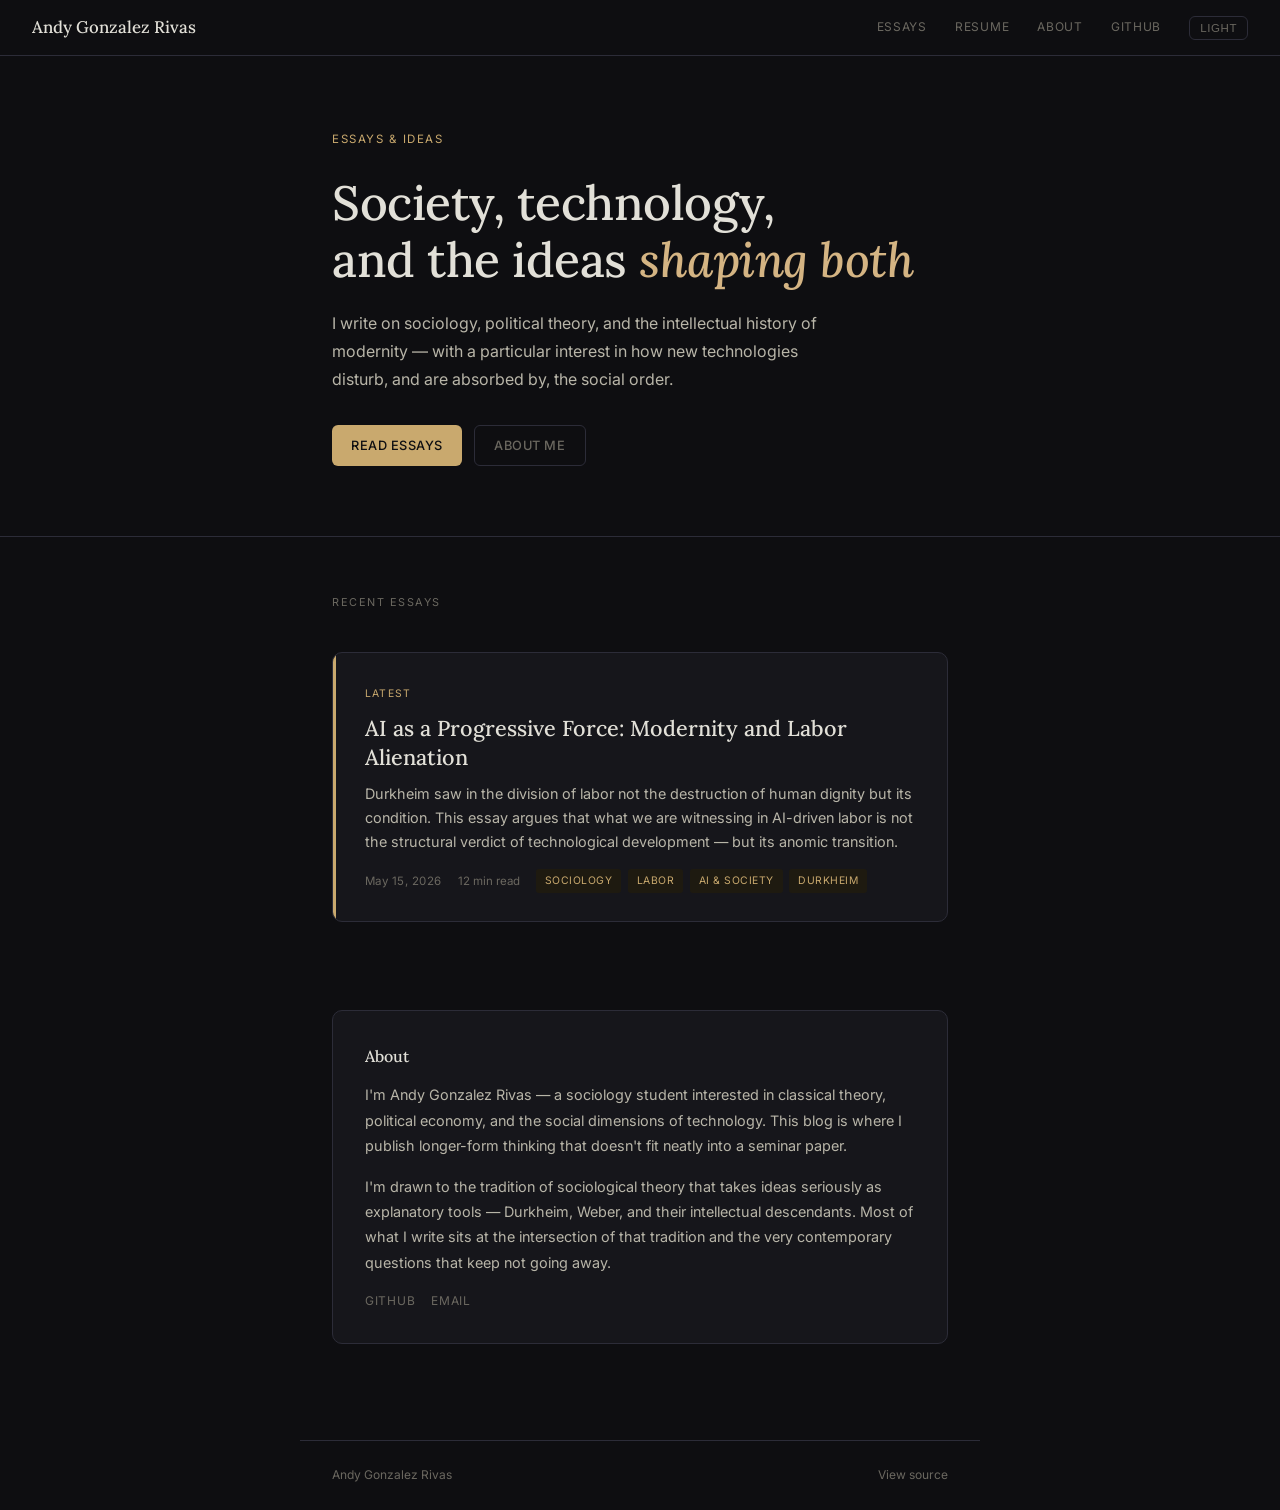
<file: index.html>
<!DOCTYPE html>
<html lang="en" data-theme="dark">
<head>
  <meta charset="UTF-8" />
  <meta name="viewport" content="width=device-width, initial-scale=1.0" />
  <title>Andy Gonzalez Rivas</title>
  <meta name="description" content="Essays on society, technology, and the ideas shaping both. Sociology, political theory, and the intellectual history of modernity." />
  <meta name="author" content="Andy Gonzalez Rivas" />
  <link rel="canonical" href="https://andyglzrivas.github.io/" />

  <!-- Open Graph -->
  <meta property="og:type" content="website" />
  <meta property="og:url" content="https://andyglzrivas.github.io/" />
  <meta property="og:title" content="Andy Gonzalez Rivas" />
  <meta property="og:description" content="Essays on society, technology, and the ideas shaping both. Sociology, political theory, and the intellectual history of modernity." />
  <meta property="og:site_name" content="Andy Gonzalez Rivas" />

  <!-- Twitter / X card -->
  <meta name="twitter:card" content="summary" />
  <meta name="twitter:title" content="Andy Gonzalez Rivas" />
  <meta name="twitter:description" content="Essays on society, technology, and the ideas shaping both." />
  <link rel="preconnect" href="https://fonts.googleapis.com" />
  <link href="https://fonts.googleapis.com/css2?family=Lora:ital,wght@0,400;0,500;0,600;1,400;1,500&family=Inter:wght@300;400;500;600&display=swap" rel="stylesheet" />
  <link rel="stylesheet" href="style.css" />
  <link rel="alternate" type="application/rss+xml" title="Andy Gonzalez Rivas" href="https://andyglzrivas.github.io/feed.xml" />
  <!-- Antigravity connection test -->
</head>
<body>

<nav class="site-nav">
  <div class="nav-logo">Andy Gonzalez Rivas</div>
  <div class="nav-links">
    <a href="#essays">Essays</a>
    <a href="resume.html" data-hide-sm>Resume</a>
    <a href="#about" data-hide-sm>About</a>
    <a href="https://github.com/andyglzrivas" target="_blank" data-hide-sm>GitHub</a>
    <button class="theme-toggle" onclick="toggleTheme()">Light</button>
  </div>
</nav>

<main>
  <section class="hero">
    <div class="hero-kicker">Essays &amp; Ideas</div>
    <h1>Society, technology,<br>and the ideas <em>shaping both</em></h1>
    <p class="hero-bio">
      I write on sociology, political theory, and the intellectual history of modernity — with a particular interest in how new technologies disturb, and are absorbed by, the social order.
    </p>
    <div class="hero-actions">
      <a href="#essays" class="btn btn-primary">Read essays</a>
      <a href="#about" class="btn btn-ghost">About me</a>
    </div>
  </section>

  <div class="rule"><hr></div>

  <section class="posts-section" id="essays">
    <div class="section-label">Recent essays</div>

    <div class="featured-post" onclick="location.href='posts/ai-progressive-force-durkheim.html'">
      <div class="featured-kicker">Latest</div>
      <div class="post-title">AI as a Progressive Force: Modernity and Labor Alienation</div>
      <p class="post-excerpt">
        Durkheim saw in the division of labor not the destruction of human dignity but its condition. This essay argues that what we are witnessing in AI-driven labor is not the structural verdict of technological development — but its anomic transition.
      </p>
      <div class="post-meta">
        <span class="post-date">May 15, 2026</span>
        <span class="post-read-time">12 min read</span>
        <div class="post-tags">
          <span class="tag">Sociology</span>
          <span class="tag">Labor</span>
          <span class="tag">AI &amp; Society</span>
          <span class="tag">Durkheim</span>
        </div>
      </div>
    </div>

    <div class="post-list"></div>
  </section>

  <section class="about-section" id="about">
    <div class="about-card">
      <h3>About</h3>
      <p>
        I'm Andy Gonzalez Rivas — a sociology student interested in classical theory, political economy, and the social dimensions of technology. This blog is where I publish longer-form thinking that doesn't fit neatly into a seminar paper.
      </p>
      <p>
        I'm drawn to the tradition of sociological theory that takes ideas seriously as explanatory tools — Durkheim, Weber, and their intellectual descendants. Most of what I write sits at the intersection of that tradition and the very contemporary questions that keep not going away.
      </p>
      <div class="about-links">
        <a href="https://github.com/andyglzrivas" target="_blank">GitHub</a>
        <a href="mailto:aglzrivas@gmail.com">Email</a>
      </div>
    </div>
  </section>
</main>

<footer>
  <span>Andy Gonzalez Rivas</span>
  <a href="https://github.com/andyglzrivas/andyglzrivas.github.io" target="_blank">View source</a>
</footer>

<script>
  function toggleTheme() {
    const root = document.documentElement;
    const next = root.getAttribute('data-theme') === 'dark' ? 'light' : 'dark';
    root.setAttribute('data-theme', next);
    document.querySelector('.theme-toggle').textContent = next === 'dark' ? 'Light' : 'Dark';
    localStorage.setItem('theme', next);
  }
  const saved = localStorage.getItem('theme');
  if (saved) {
    document.documentElement.setAttribute('data-theme', saved);
    document.querySelector('.theme-toggle').textContent = saved === 'dark' ? 'Light' : 'Dark';
  }
</script>
</body>
</html>
</file>
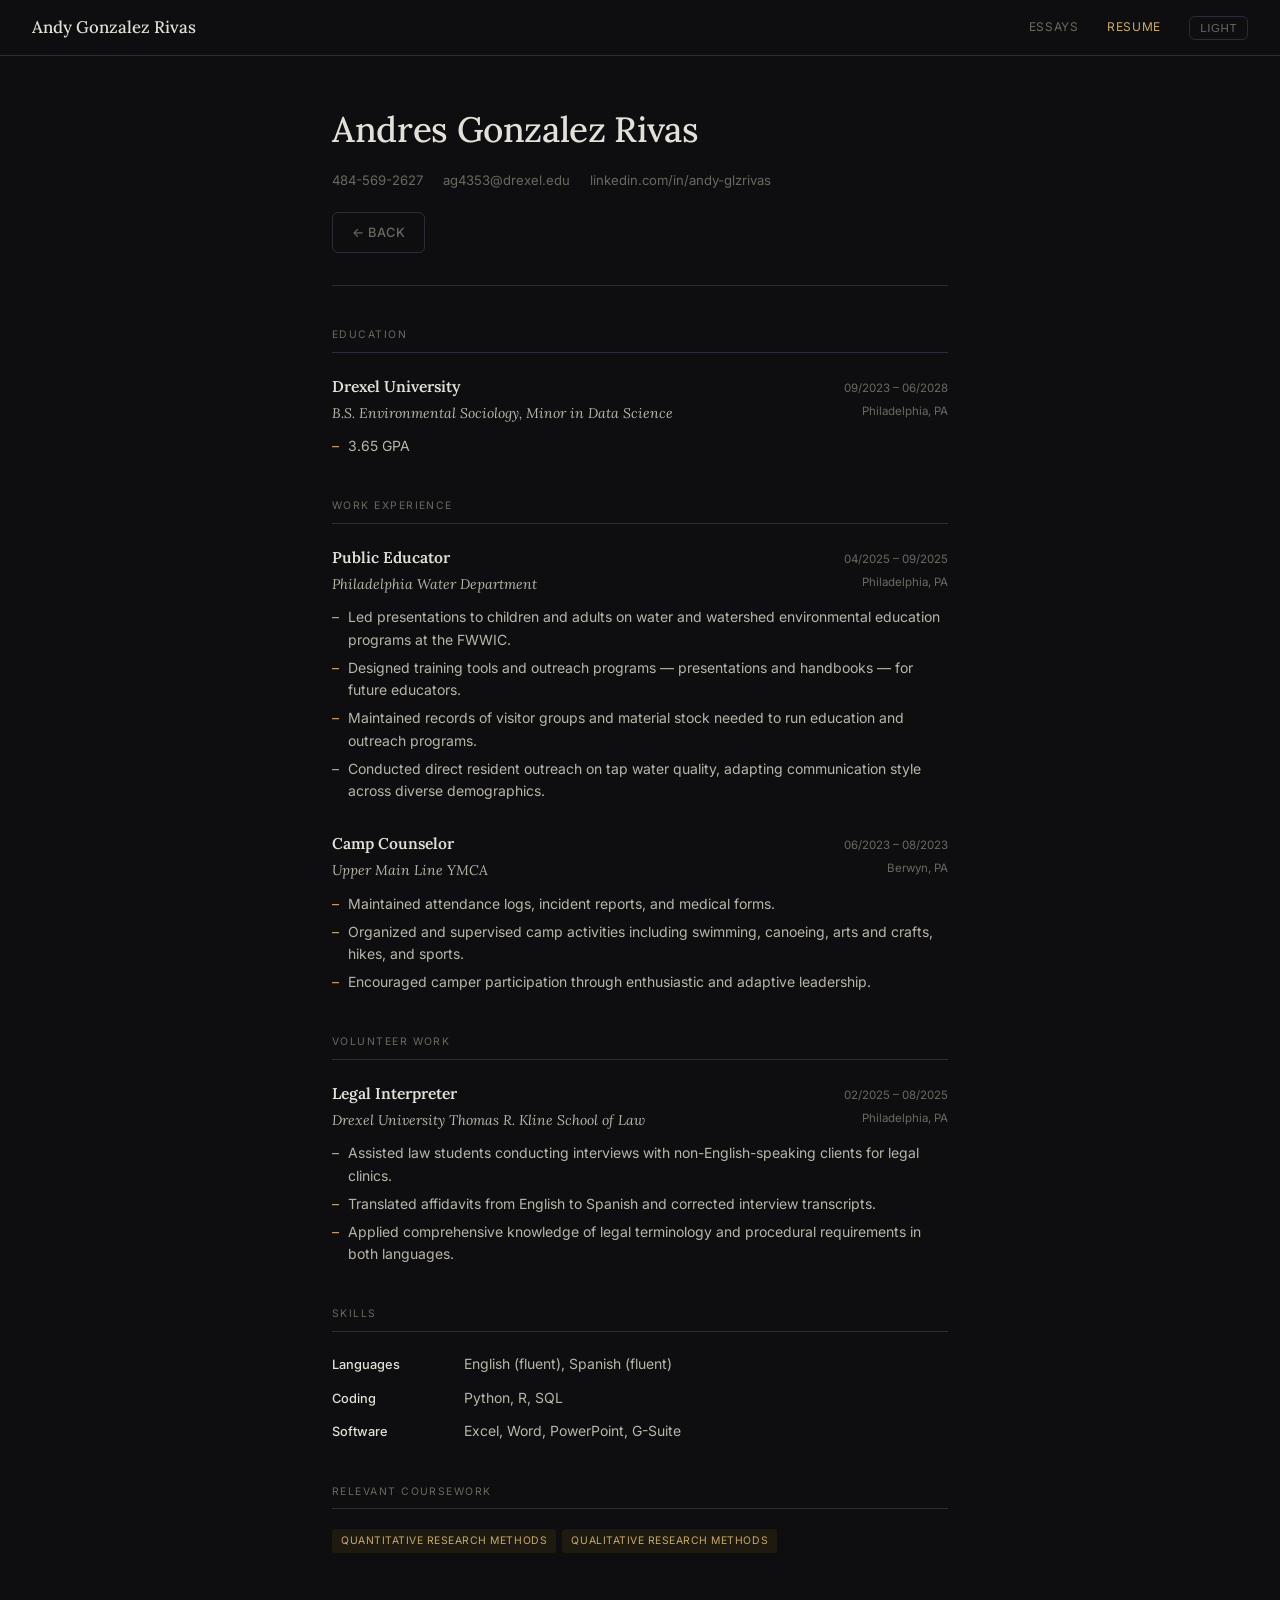
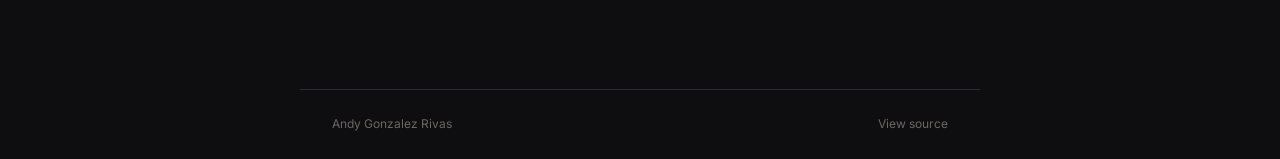
<file: resume.html>
<!DOCTYPE html>
<html lang="en" data-theme="dark">
<head>
  <meta charset="UTF-8" />
  <meta name="viewport" content="width=device-width, initial-scale=1.0" />
  <title>Resume — Andy Gonzalez Rivas</title>
  <meta name="description" content="Resume of Andres Gonzalez Rivas — Environmental Sociology student at Drexel University." />
  <meta name="author" content="Andy Gonzalez Rivas" />
  <link rel="canonical" href="https://andyglzrivas.github.io/resume.html" />
  <meta property="og:type" content="profile" />
  <meta property="og:url" content="https://andyglzrivas.github.io/resume.html" />
  <meta property="og:title" content="Resume — Andy Gonzalez Rivas" />
  <meta property="og:description" content="Environmental Sociology student at Drexel University. Public educator, legal interpreter, researcher." />
  <link rel="preconnect" href="https://fonts.googleapis.com" />
  <link href="https://fonts.googleapis.com/css2?family=Lora:ital,wght@0,400;0,500;0,600;1,400;1,500&family=Inter:wght@300;400;500;600&display=swap" rel="stylesheet" />
  <link rel="stylesheet" href="style.css" />
  <style>
    .resume-wrapper {
      max-width: 680px;
      margin: 0 auto;
      padding: 100px 2rem 6rem;
    }

    .resume-header {
      margin-bottom: 2.5rem;
      padding-bottom: 2rem;
      border-bottom: 1px solid var(--border);
    }
    .resume-name {
      font-family: 'Lora', serif;
      font-size: clamp(1.6rem, 4vw, 2.2rem);
      font-weight: 500;
      color: var(--text);
      margin-bottom: 0.6rem;
      letter-spacing: -0.01em;
    }
    .resume-contact {
      display: flex;
      flex-wrap: wrap;
      gap: 0.3rem 1.25rem;
      font-size: 0.82rem;
      color: var(--muted);
    }
    .resume-contact a { color: var(--muted); transition: color 0.2s; }
    .resume-contact a:hover { color: var(--accent); text-decoration: none; }
    .resume-actions {
      margin-top: 1.25rem;
      display: flex;
      gap: 0.75rem;
    }

    /* Sections */
    .resume-section {
      margin-bottom: 2.5rem;
    }
    .resume-section-title {
      font-family: 'Inter', sans-serif;
      font-size: 0.65rem;
      letter-spacing: 0.14em;
      text-transform: uppercase;
      color: var(--muted);
      margin-bottom: 1.25rem;
      padding-bottom: 0.5rem;
      border-bottom: 1px solid var(--border);
    }

    /* Entry */
    .resume-entry {
      margin-bottom: 1.75rem;
    }
    .resume-entry:last-child { margin-bottom: 0; }
    .entry-header {
      display: flex;
      justify-content: space-between;
      align-items: baseline;
      gap: 1rem;
      margin-bottom: 0.15rem;
    }
    .entry-title {
      font-family: 'Lora', serif;
      font-size: 0.975rem;
      font-weight: 600;
      color: var(--text);
    }
    .entry-dates {
      font-size: 0.72rem;
      color: var(--muted);
      white-space: nowrap;
      flex-shrink: 0;
    }
    .entry-sub {
      display: flex;
      justify-content: space-between;
      gap: 1rem;
      margin-bottom: 0.6rem;
    }
    .entry-org {
      font-family: 'Lora', serif;
      font-style: italic;
      font-size: 0.875rem;
      color: var(--text-secondary);
    }
    .entry-location {
      font-size: 0.72rem;
      color: var(--muted);
      white-space: nowrap;
      flex-shrink: 0;
    }
    .entry-bullets {
      list-style: none;
      display: flex;
      flex-direction: column;
      gap: 0.35rem;
    }
    .entry-bullets li {
      font-size: 0.875rem;
      color: var(--text-secondary);
      line-height: 1.6;
      padding-left: 1rem;
      position: relative;
    }
    .entry-bullets li::before {
      content: '–';
      position: absolute;
      left: 0;
      color: var(--accent);
    }

    /* Skills & coursework */
    .skills-grid {
      display: flex;
      flex-direction: column;
      gap: 0.6rem;
    }
    .skill-row {
      display: flex;
      gap: 0.75rem;
      align-items: baseline;
      font-size: 0.875rem;
    }
    .skill-label {
      font-weight: 500;
      color: var(--text);
      width: 120px;
      flex-shrink: 0;
      font-size: 0.8rem;
    }
    .skill-value { color: var(--text-secondary); }

    .course-list {
      display: flex;
      flex-wrap: wrap;
      gap: 0.4rem;
    }

    @media (max-width: 560px) {
      .entry-header { flex-direction: column; gap: 0.1rem; }
      .entry-sub { flex-direction: column; gap: 0.1rem; }
      .entry-dates, .entry-location { text-align: left; }
    }
  </style>
</head>
<body>

<nav class="site-nav">
  <div class="nav-logo"><a href="index.html">Andy Gonzalez Rivas</a></div>
  <div class="nav-links">
    <a href="index.html#essays">Essays</a>
    <a href="resume.html" style="color: var(--accent)">Resume</a>
    <button class="theme-toggle" onclick="toggleTheme()">Light</button>
  </div>
</nav>

<div class="resume-wrapper">

  <header class="resume-header">
    <h1 class="resume-name">Andres Gonzalez Rivas</h1>
    <div class="resume-contact">
      <span>484-569-2627</span>
      <a href="mailto:ag4353@drexel.edu">ag4353@drexel.edu</a>
      <a href="https://linkedin.com/in/andy-glzrivas" target="_blank">linkedin.com/in/andy-glzrivas</a>
    </div>
    <div class="resume-actions">
      <a href="index.html#about" class="btn btn-ghost">← Back</a>
    </div>
  </header>

  <!-- Education -->
  <section class="resume-section">
    <div class="resume-section-title">Education</div>
    <div class="resume-entry">
      <div class="entry-header">
        <div class="entry-title">Drexel University</div>
        <div class="entry-dates">09/2023 – 06/2028</div>
      </div>
      <div class="entry-sub">
        <div class="entry-org">B.S. Environmental Sociology, Minor in Data Science</div>
        <div class="entry-location">Philadelphia, PA</div>
      </div>
      <ul class="entry-bullets">
        <li>3.65 GPA</li>
      </ul>
    </div>
  </section>

  <!-- Work Experience -->
  <section class="resume-section">
    <div class="resume-section-title">Work Experience</div>

    <div class="resume-entry">
      <div class="entry-header">
        <div class="entry-title">Public Educator</div>
        <div class="entry-dates">04/2025 – 09/2025</div>
      </div>
      <div class="entry-sub">
        <div class="entry-org">Philadelphia Water Department</div>
        <div class="entry-location">Philadelphia, PA</div>
      </div>
      <ul class="entry-bullets">
        <li>Led presentations to children and adults on water and watershed environmental education programs at the FWWIC.</li>
        <li>Designed training tools and outreach programs — presentations and handbooks — for future educators.</li>
        <li>Maintained records of visitor groups and material stock needed to run education and outreach programs.</li>
        <li>Conducted direct resident outreach on tap water quality, adapting communication style across diverse demographics.</li>
      </ul>
    </div>

    <div class="resume-entry">
      <div class="entry-header">
        <div class="entry-title">Camp Counselor</div>
        <div class="entry-dates">06/2023 – 08/2023</div>
      </div>
      <div class="entry-sub">
        <div class="entry-org">Upper Main Line YMCA</div>
        <div class="entry-location">Berwyn, PA</div>
      </div>
      <ul class="entry-bullets">
        <li>Maintained attendance logs, incident reports, and medical forms.</li>
        <li>Organized and supervised camp activities including swimming, canoeing, arts and crafts, hikes, and sports.</li>
        <li>Encouraged camper participation through enthusiastic and adaptive leadership.</li>
      </ul>
    </div>
  </section>

  <!-- Volunteer -->
  <section class="resume-section">
    <div class="resume-section-title">Volunteer Work</div>

    <div class="resume-entry">
      <div class="entry-header">
        <div class="entry-title">Legal Interpreter</div>
        <div class="entry-dates">02/2025 – 08/2025</div>
      </div>
      <div class="entry-sub">
        <div class="entry-org">Drexel University Thomas R. Kline School of Law</div>
        <div class="entry-location">Philadelphia, PA</div>
      </div>
      <ul class="entry-bullets">
        <li>Assisted law students conducting interviews with non-English-speaking clients for legal clinics.</li>
        <li>Translated affidavits from English to Spanish and corrected interview transcripts.</li>
        <li>Applied comprehensive knowledge of legal terminology and procedural requirements in both languages.</li>
      </ul>
    </div>
  </section>

  <!-- Skills -->
  <section class="resume-section">
    <div class="resume-section-title">Skills</div>
    <div class="skills-grid">
      <div class="skill-row">
        <span class="skill-label">Languages</span>
        <span class="skill-value">English (fluent), Spanish (fluent)</span>
      </div>
      <div class="skill-row">
        <span class="skill-label">Coding</span>
        <span class="skill-value">Python, R, SQL</span>
      </div>
      <div class="skill-row">
        <span class="skill-label">Software</span>
        <span class="skill-value">Excel, Word, PowerPoint, G-Suite</span>
      </div>
    </div>
  </section>

  <!-- Coursework -->
  <section class="resume-section">
    <div class="resume-section-title">Relevant Coursework</div>
    <div class="course-list">
      <span class="tag">Quantitative Research Methods</span>
      <span class="tag">Qualitative Research Methods</span>
    </div>
  </section>

</div>

<footer>
  <span>Andy Gonzalez Rivas</span>
  <a href="https://github.com/andyglzrivas/andyglzrivas.github.io" target="_blank">View source</a>
</footer>

<script>
  function toggleTheme() {
    const root = document.documentElement;
    const next = root.getAttribute('data-theme') === 'dark' ? 'light' : 'dark';
    root.setAttribute('data-theme', next);
    document.querySelector('.theme-toggle').textContent = next === 'dark' ? 'Light' : 'Dark';
    localStorage.setItem('theme', next);
  }
  const saved = localStorage.getItem('theme');
  if (saved) {
    document.documentElement.setAttribute('data-theme', saved);
    document.querySelector('.theme-toggle').textContent = saved === 'dark' ? 'Light' : 'Dark';
  }
</script>
</body>
</html>
</file>
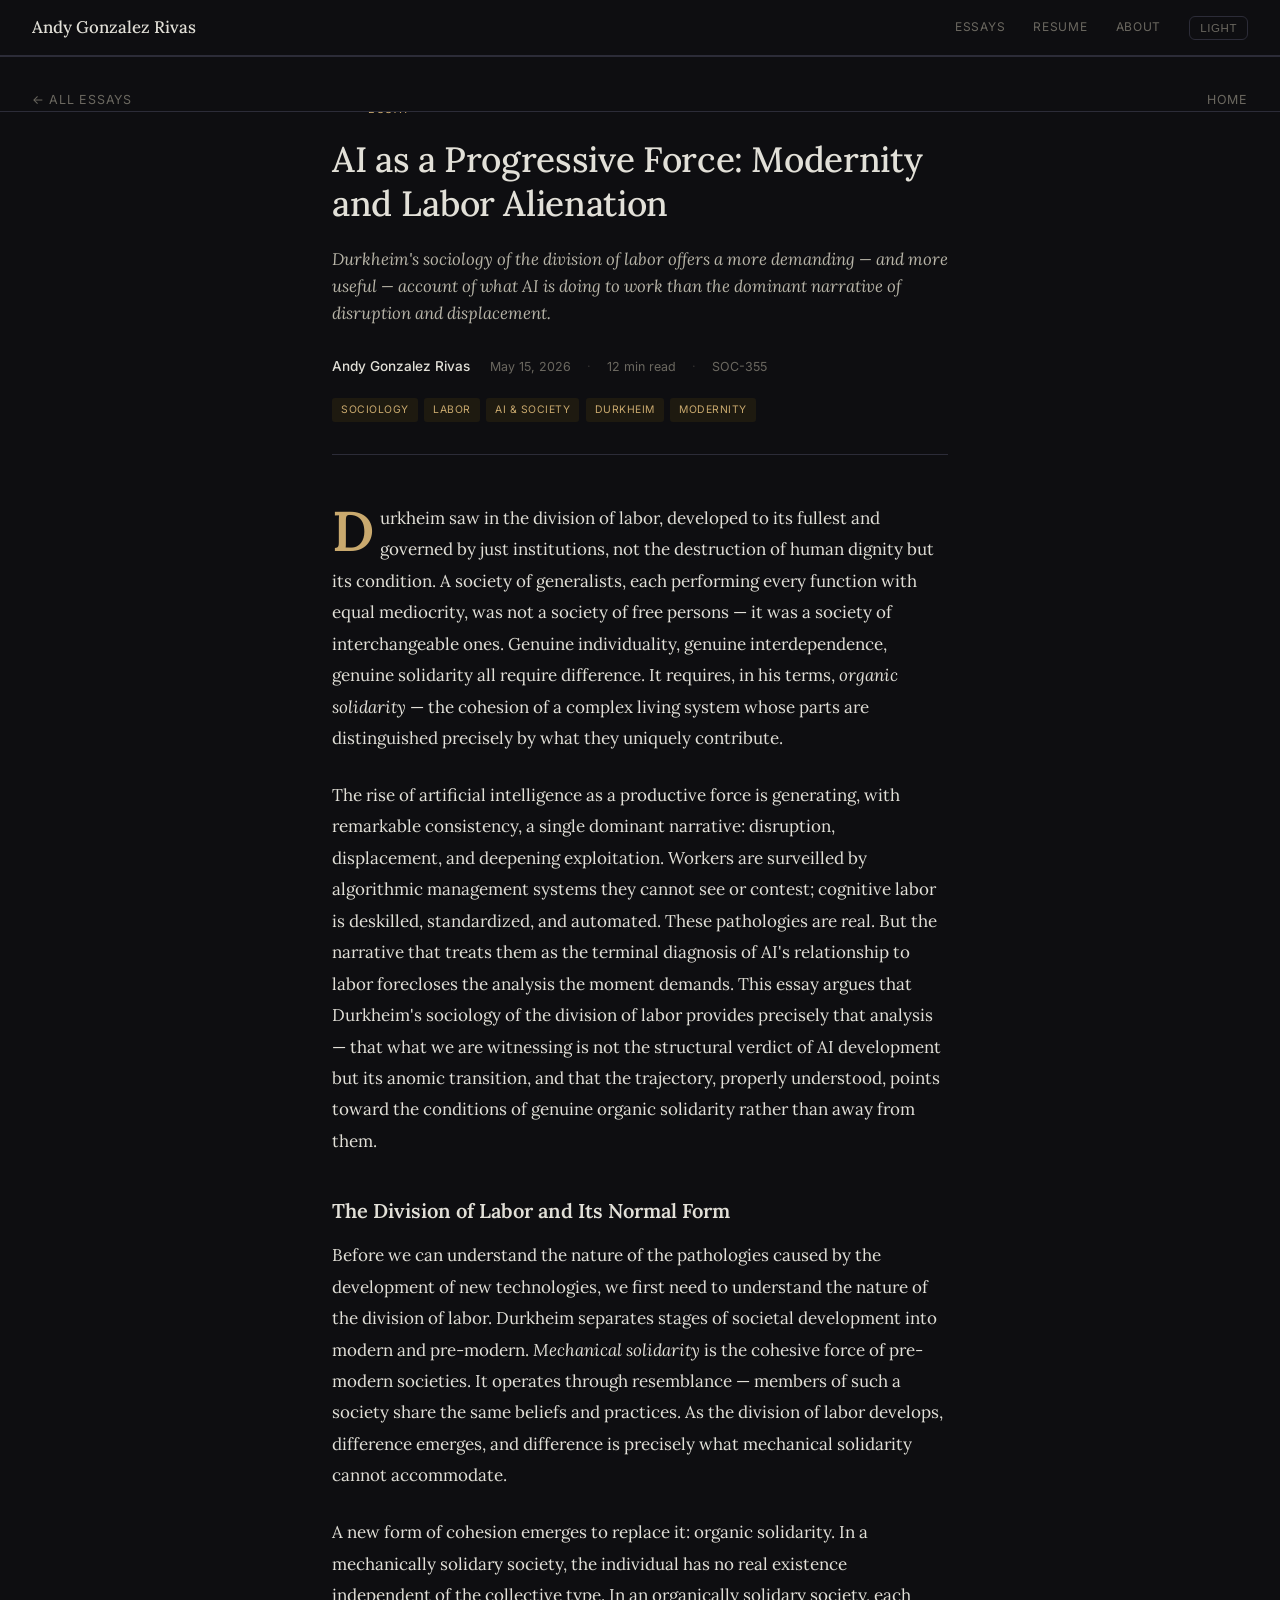
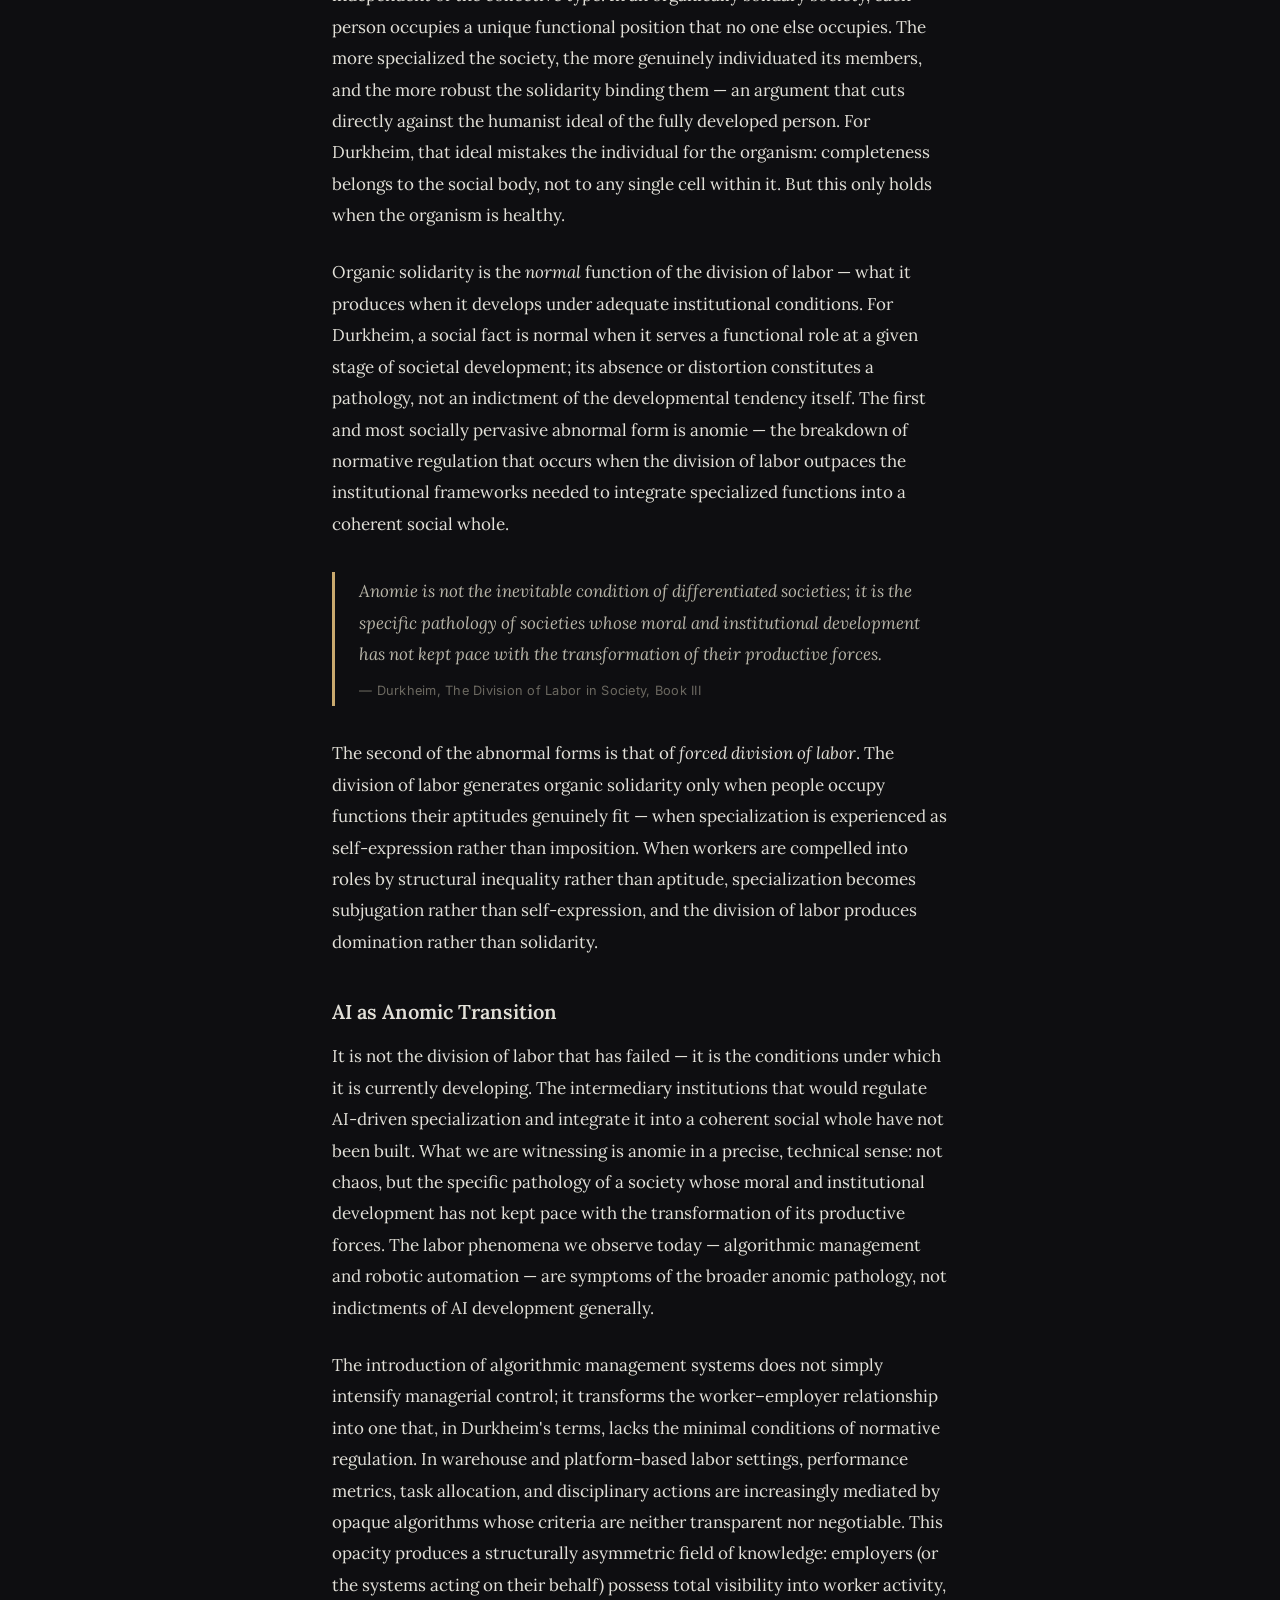
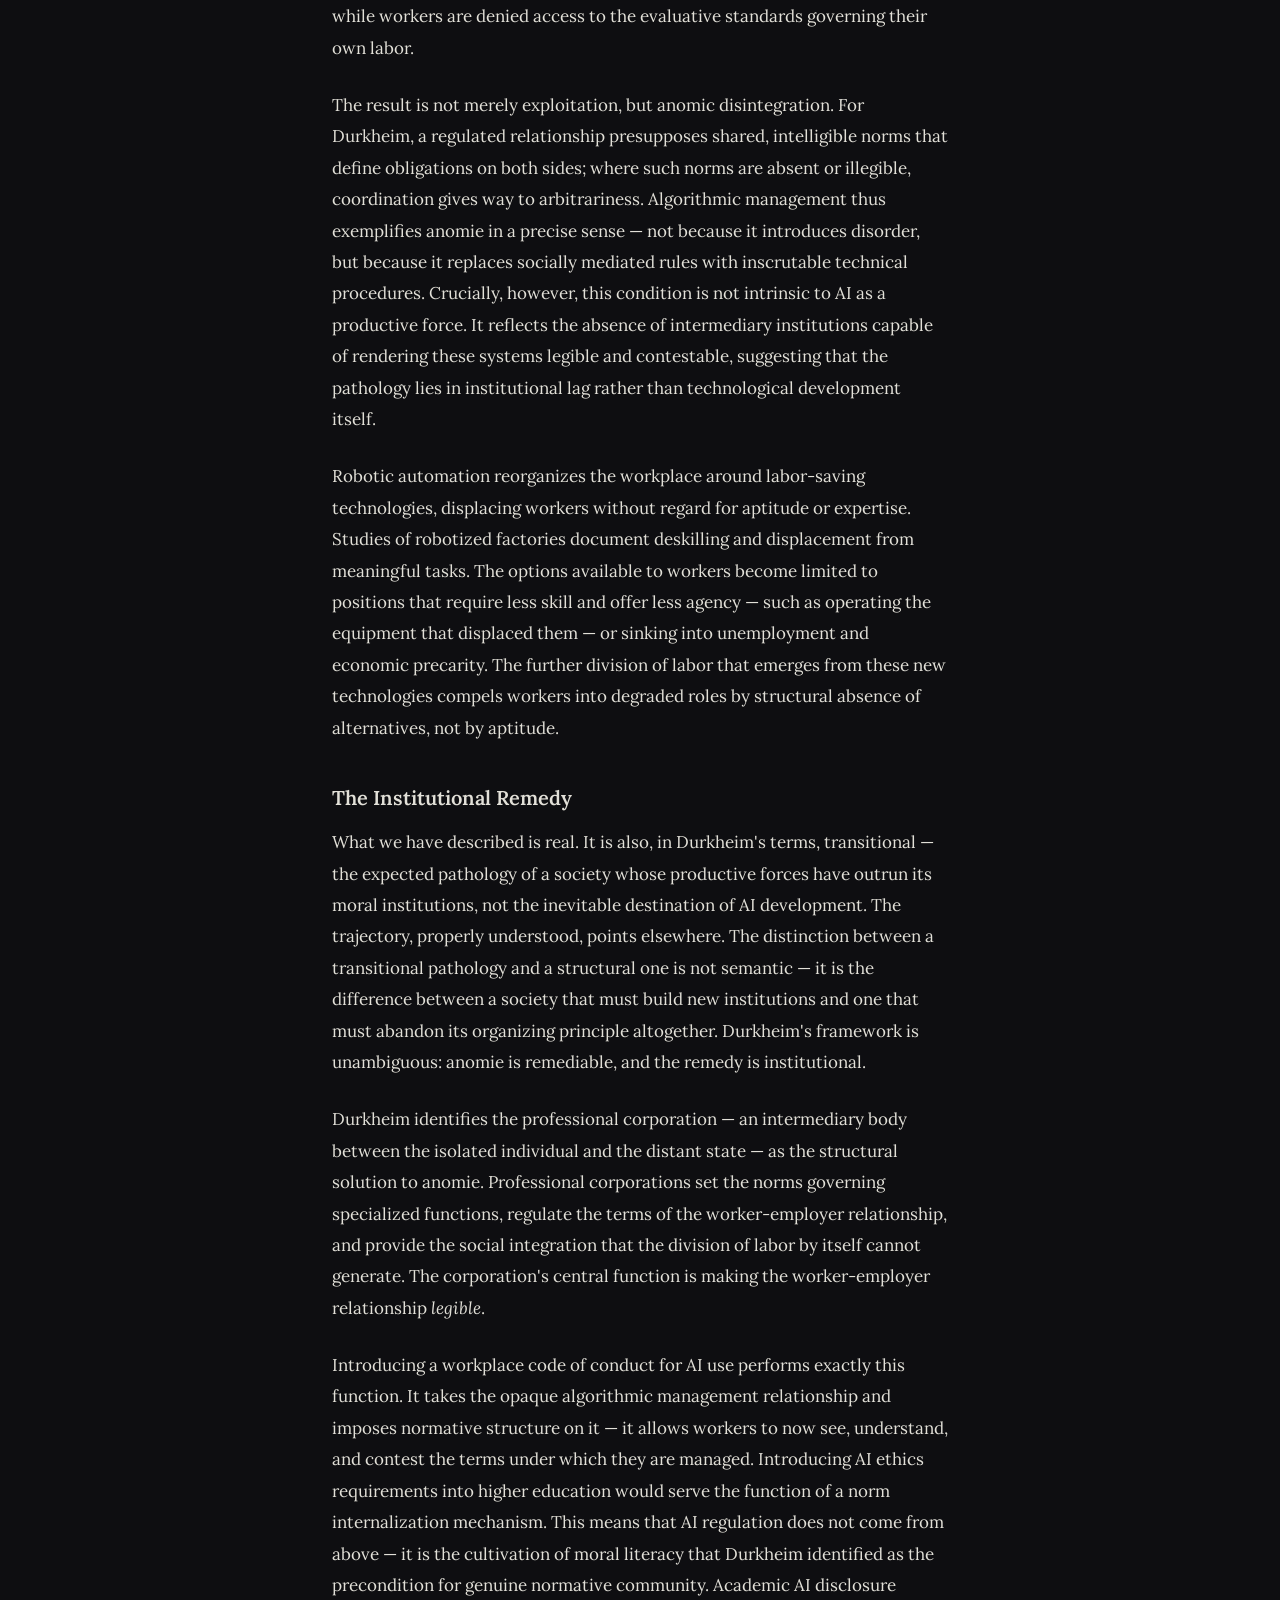
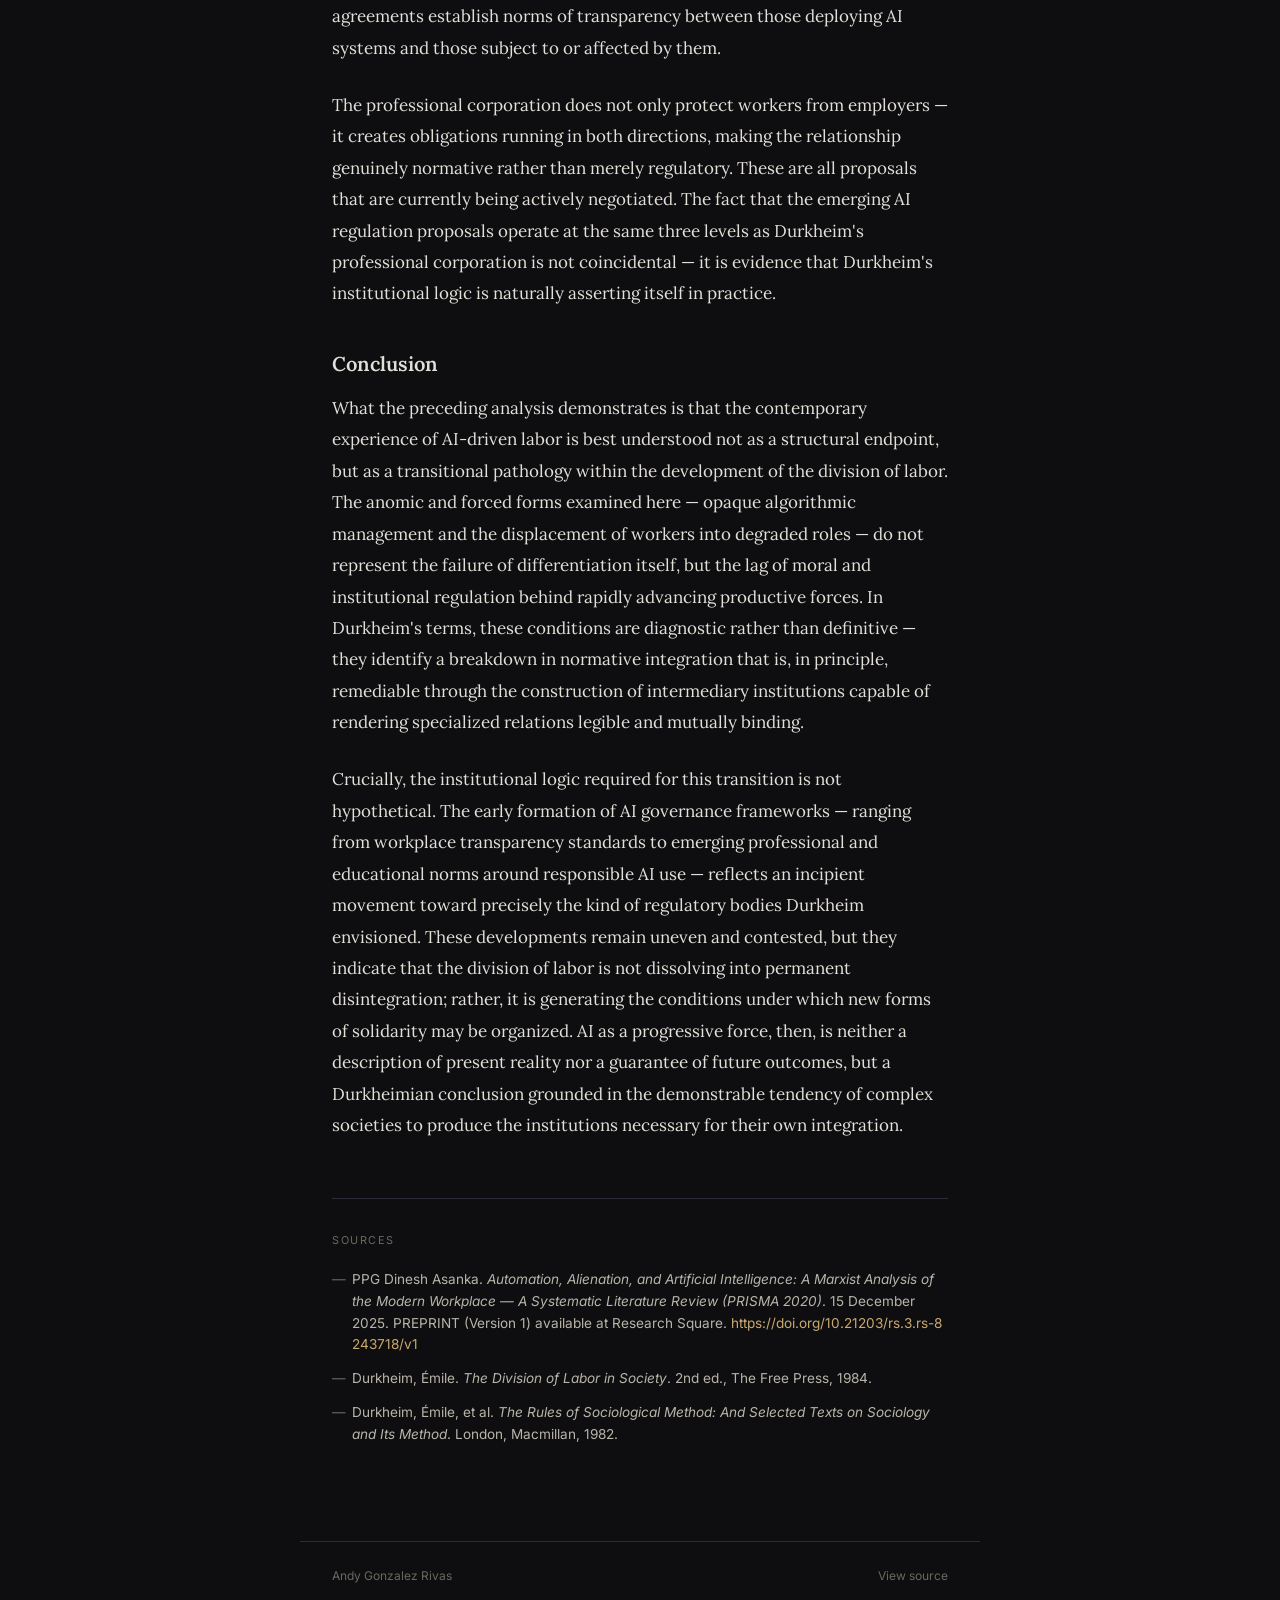
<file: posts/ai-progressive-force-durkheim.html>
﻿<!DOCTYPE html>
<html lang="en" data-theme="dark">
<head>
  <meta charset="UTF-8" />
  <meta name="viewport" content="width=device-width, initial-scale=1.0" />
  <title>AI as a Progressive Force: Modernity and Labor Alienation — Andy Gonzalez Rivas</title>
  <meta name="description" content="Durkheim's sociology of the division of labor offers a more demanding account of what AI is doing to work than the dominant narrative of disruption and displacement." />
  <meta name="author" content="Andy Gonzalez Rivas" />
  <link rel="canonical" href="https://andyglzrivas.github.io/posts/ai-progressive-force-durkheim.html" />

  <!-- Open Graph -->
  <meta property="og:type" content="article" />
  <meta property="og:url" content="https://andyglzrivas.github.io/posts/ai-progressive-force-durkheim.html" />
  <meta property="og:title" content="AI as a Progressive Force: Modernity and Labor Alienation" />
  <meta property="og:description" content="Durkheim's sociology of the division of labor offers a more demanding account of what AI is doing to work than the dominant narrative of disruption and displacement." />
  <meta property="og:site_name" content="Andy Gonzalez Rivas" />
  <meta property="article:published_time" content="2026-05-15" />
  <meta property="article:author" content="Andy Gonzalez Rivas" />
  <meta property="article:tag" content="Sociology" />
  <meta property="article:tag" content="Labor" />
  <meta property="article:tag" content="AI &amp; Society" />
  <meta property="article:tag" content="Durkheim" />

  <!-- Twitter / X card -->
  <meta name="twitter:card" content="summary" />
  <meta name="twitter:title" content="AI as a Progressive Force: Modernity and Labor Alienation" />
  <meta name="twitter:description" content="Durkheim's sociology of the division of labor offers a more demanding account of what AI is doing to work than the dominant narrative of disruption and displacement." />
  <link rel="preconnect" href="https://fonts.googleapis.com" />
  <link href="https://fonts.googleapis.com/css2?family=Lora:ital,wght@0,400;0,500;0,600;1,400;1,500&family=Inter:wght@300;400;500;600&display=swap" rel="stylesheet" />
  <link rel="stylesheet" href="../style.css" />
</head>
<body>

<nav class="site-nav">
  <div class="nav-logo"><a href="../index.html">Andy Gonzalez Rivas</a></div>
  <div class="nav-links">
    <a href="../index.html#essays">Essays</a>
    <a href="../resume.html" data-hide-sm>Resume</a>
    <a href="../index.html#about" data-hide-sm>About</a>
    <button class="theme-toggle" onclick="toggleTheme()">Light</button>
  </div>
</nav>

<div class="article-wrapper">
  <header class="article-header">
    <div class="article-kicker">Essay</div>
    <h1 class="article-title">AI as a Progressive Force: Modernity and Labor Alienation</h1>
    <p class="article-subtitle">Durkheim's sociology of the division of labor offers a more demanding — and more useful — account of what AI is doing to work than the dominant narrative of disruption and displacement.</p>
    <div class="article-byline">
      <span class="byline-author">Andy Gonzalez Rivas</span>
      <div class="byline-meta">
        <span>May 15, 2026</span>
        <span class="dot">·</span>
        <span>12 min read</span>
        <span class="dot">·</span>
        <span>SOC-355</span>
      </div>
    </div>
    <div class="article-tags">
      <span class="tag">Sociology</span>
      <span class="tag">Labor</span>
      <span class="tag">AI &amp; Society</span>
      <span class="tag">Durkheim</span>
      <span class="tag">Modernity</span>
    </div>
  </header>

  <article class="article-body">

    <p>Durkheim saw in the division of labor, developed to its fullest and governed by just institutions, not the destruction of human dignity but its condition. A society of generalists, each performing every function with equal mediocrity, was not a society of free persons — it was a society of interchangeable ones. Genuine individuality, genuine interdependence, genuine solidarity all require difference. It requires, in his terms, <em>organic solidarity</em> — the cohesion of a complex living system whose parts are distinguished precisely by what they uniquely contribute.</p>

    <p>The rise of artificial intelligence as a productive force is generating, with remarkable consistency, a single dominant narrative: disruption, displacement, and deepening exploitation. Workers are surveilled by algorithmic management systems they cannot see or contest; cognitive labor is deskilled, standardized, and automated. These pathologies are real. But the narrative that treats them as the terminal diagnosis of AI's relationship to labor forecloses the analysis the moment demands. This essay argues that Durkheim's sociology of the division of labor provides precisely that analysis — that what we are witnessing is not the structural verdict of AI development but its anomic transition, and that the trajectory, properly understood, points toward the conditions of genuine organic solidarity rather than away from them.</p>

    <h2>The Division of Labor and Its Normal Form</h2>

    <p>Before we can understand the nature of the pathologies caused by the development of new technologies, we first need to understand the nature of the division of labor. Durkheim separates stages of societal development into modern and pre-modern. <em>Mechanical solidarity</em> is the cohesive force of pre-modern societies. It operates through resemblance — members of such a society share the same beliefs and practices. As the division of labor develops, difference emerges, and difference is precisely what mechanical solidarity cannot accommodate.</p>

    <p>A new form of cohesion emerges to replace it: organic solidarity. In a mechanically solidary society, the individual has no real existence independent of the collective type. In an organically solidary society, each person occupies a unique functional position that no one else occupies. The more specialized the society, the more genuinely individuated its members, and the more robust the solidarity binding them — an argument that cuts directly against the humanist ideal of the fully developed person. For Durkheim, that ideal mistakes the individual for the organism: completeness belongs to the social body, not to any single cell within it. But this only holds when the organism is healthy.</p>

    <p>Organic solidarity is the <em>normal</em> function of the division of labor — what it produces when it develops under adequate institutional conditions. For Durkheim, a social fact is normal when it serves a functional role at a given stage of societal development; its absence or distortion constitutes a pathology, not an indictment of the developmental tendency itself. The first and most socially pervasive abnormal form is anomie — the breakdown of normative regulation that occurs when the division of labor outpaces the institutional frameworks needed to integrate specialized functions into a coherent social whole.</p>

    <blockquote>
      Anomie is not the inevitable condition of differentiated societies; it is the specific pathology of societies whose moral and institutional development has not kept pace with the transformation of their productive forces.
      <cite>— Durkheim, The Division of Labor in Society, Book III</cite>
    </blockquote>

    <p>The second of the abnormal forms is that of <em>forced division of labor</em>. The division of labor generates organic solidarity only when people occupy functions their aptitudes genuinely fit — when specialization is experienced as self-expression rather than imposition. When workers are compelled into roles by structural inequality rather than aptitude, specialization becomes subjugation rather than self-expression, and the division of labor produces domination rather than solidarity.</p>

    <h2>AI as Anomic Transition</h2>

    <p>It is not the division of labor that has failed — it is the conditions under which it is currently developing. The intermediary institutions that would regulate AI-driven specialization and integrate it into a coherent social whole have not been built. What we are witnessing is anomie in a precise, technical sense: not chaos, but the specific pathology of a society whose moral and institutional development has not kept pace with the transformation of its productive forces. The labor phenomena we observe today — algorithmic management and robotic automation — are symptoms of the broader anomic pathology, not indictments of AI development generally.</p>

    <p>The introduction of algorithmic management systems does not simply intensify managerial control; it transforms the worker–employer relationship into one that, in Durkheim's terms, lacks the minimal conditions of normative regulation. In warehouse and platform-based labor settings, performance metrics, task allocation, and disciplinary actions are increasingly mediated by opaque algorithms whose criteria are neither transparent nor negotiable. This opacity produces a structurally asymmetric field of knowledge: employers (or the systems acting on their behalf) possess total visibility into worker activity, while workers are denied access to the evaluative standards governing their own labor.</p>

    <p>The result is not merely exploitation, but anomic disintegration. For Durkheim, a regulated relationship presupposes shared, intelligible norms that define obligations on both sides; where such norms are absent or illegible, coordination gives way to arbitrariness. Algorithmic management thus exemplifies anomie in a precise sense — not because it introduces disorder, but because it replaces socially mediated rules with inscrutable technical procedures. Crucially, however, this condition is not intrinsic to AI as a productive force. It reflects the absence of intermediary institutions capable of rendering these systems legible and contestable, suggesting that the pathology lies in institutional lag rather than technological development itself.</p>

    <p>Robotic automation reorganizes the workplace around labor-saving technologies, displacing workers without regard for aptitude or expertise. Studies of robotized factories document deskilling and displacement from meaningful tasks. The options available to workers become limited to positions that require less skill and offer less agency — such as operating the equipment that displaced them — or sinking into unemployment and economic precarity. The further division of labor that emerges from these new technologies compels workers into degraded roles by structural absence of alternatives, not by aptitude.</p>

    <h2>The Institutional Remedy</h2>

    <p>What we have described is real. It is also, in Durkheim's terms, transitional — the expected pathology of a society whose productive forces have outrun its moral institutions, not the inevitable destination of AI development. The trajectory, properly understood, points elsewhere. The distinction between a transitional pathology and a structural one is not semantic — it is the difference between a society that must build new institutions and one that must abandon its organizing principle altogether. Durkheim's framework is unambiguous: anomie is remediable, and the remedy is institutional.</p>

    <p>Durkheim identifies the professional corporation — an intermediary body between the isolated individual and the distant state — as the structural solution to anomie. Professional corporations set the norms governing specialized functions, regulate the terms of the worker-employer relationship, and provide the social integration that the division of labor by itself cannot generate. The corporation's central function is making the worker-employer relationship <em>legible</em>.</p>

    <p>Introducing a workplace code of conduct for AI use performs exactly this function. It takes the opaque algorithmic management relationship and imposes normative structure on it — it allows workers to now see, understand, and contest the terms under which they are managed. Introducing AI ethics requirements into higher education would serve the function of a norm internalization mechanism. This means that AI regulation does not come from above — it is the cultivation of moral literacy that Durkheim identified as the precondition for genuine normative community. Academic AI disclosure agreements establish norms of transparency between those deploying AI systems and those subject to or affected by them.</p>

    <p>The professional corporation does not only protect workers from employers — it creates obligations running in both directions, making the relationship genuinely normative rather than merely regulatory. These are all proposals that are currently being actively negotiated. The fact that the emerging AI regulation proposals operate at the same three levels as Durkheim's professional corporation is not coincidental — it is evidence that Durkheim's institutional logic is naturally asserting itself in practice.</p>

    <h2>Conclusion</h2>

    <p>What the preceding analysis demonstrates is that the contemporary experience of AI-driven labor is best understood not as a structural endpoint, but as a transitional pathology within the development of the division of labor. The anomic and forced forms examined here — opaque algorithmic management and the displacement of workers into degraded roles — do not represent the failure of differentiation itself, but the lag of moral and institutional regulation behind rapidly advancing productive forces. In Durkheim's terms, these conditions are diagnostic rather than definitive — they identify a breakdown in normative integration that is, in principle, remediable through the construction of intermediary institutions capable of rendering specialized relations legible and mutually binding.</p>

    <p>Crucially, the institutional logic required for this transition is not hypothetical. The early formation of AI governance frameworks — ranging from workplace transparency standards to emerging professional and educational norms around responsible AI use — reflects an incipient movement toward precisely the kind of regulatory bodies Durkheim envisioned. These developments remain uneven and contested, but they indicate that the division of labor is not dissolving into permanent disintegration; rather, it is generating the conditions under which new forms of solidarity may be organized. AI as a progressive force, then, is neither a description of present reality nor a guarantee of future outcomes, but a Durkheimian conclusion grounded in the demonstrable tendency of complex societies to produce the institutions necessary for their own integration.</p>

  </article>

  <section class="article-sources">
    <div class="sources-label">Sources</div>
    <ul class="sources-list">
      <li>PPG Dinesh Asanka. <em>Automation, Alienation, and Artificial Intelligence: A Marxist Analysis of the Modern Workplace — A Systematic Literature Review (PRISMA 2020)</em>. 15 December 2025. PREPRINT (Version 1) available at Research Square. <a href="https://doi.org/10.21203/rs.3.rs-8243718/v1" target="_blank">https://doi.org/10.21203/rs.3.rs-8243718/v1</a></li>
      <li>Durkheim, Émile. <em>The Division of Labor in Society</em>. 2nd ed., The Free Press, 1984.</li>
      <li>Durkheim, Émile, et al. <em>The Rules of Sociological Method: And Selected Texts on Sociology and Its Method</em>. London, Macmillan, 1982.</li>
    </ul>
  </section>

  <nav class="post-nav">
    <a href="../index.html#essays">← All essays</a>
    <a href="../index.html">Home</a>
  </nav>
</div>

<footer>
  <span>Andy Gonzalez Rivas</span>
  <a href="https://github.com/andyglzrivas/andyglzrivas.github.io" target="_blank">View source</a>
</footer>

<script>
  function toggleTheme() {
    const root = document.documentElement;
    const next = root.getAttribute('data-theme') === 'dark' ? 'light' : 'dark';
    root.setAttribute('data-theme', next);
    document.querySelector('.theme-toggle').textContent = next === 'dark' ? 'Light' : 'Dark';
    localStorage.setItem('theme', next);
  }
  const saved = localStorage.getItem('theme');
  if (saved) {
    document.documentElement.setAttribute('data-theme', saved);
    document.querySelector('.theme-toggle').textContent = saved === 'dark' ? 'Light' : 'Dark';
  }
</script>
</body>
</html>
</file>
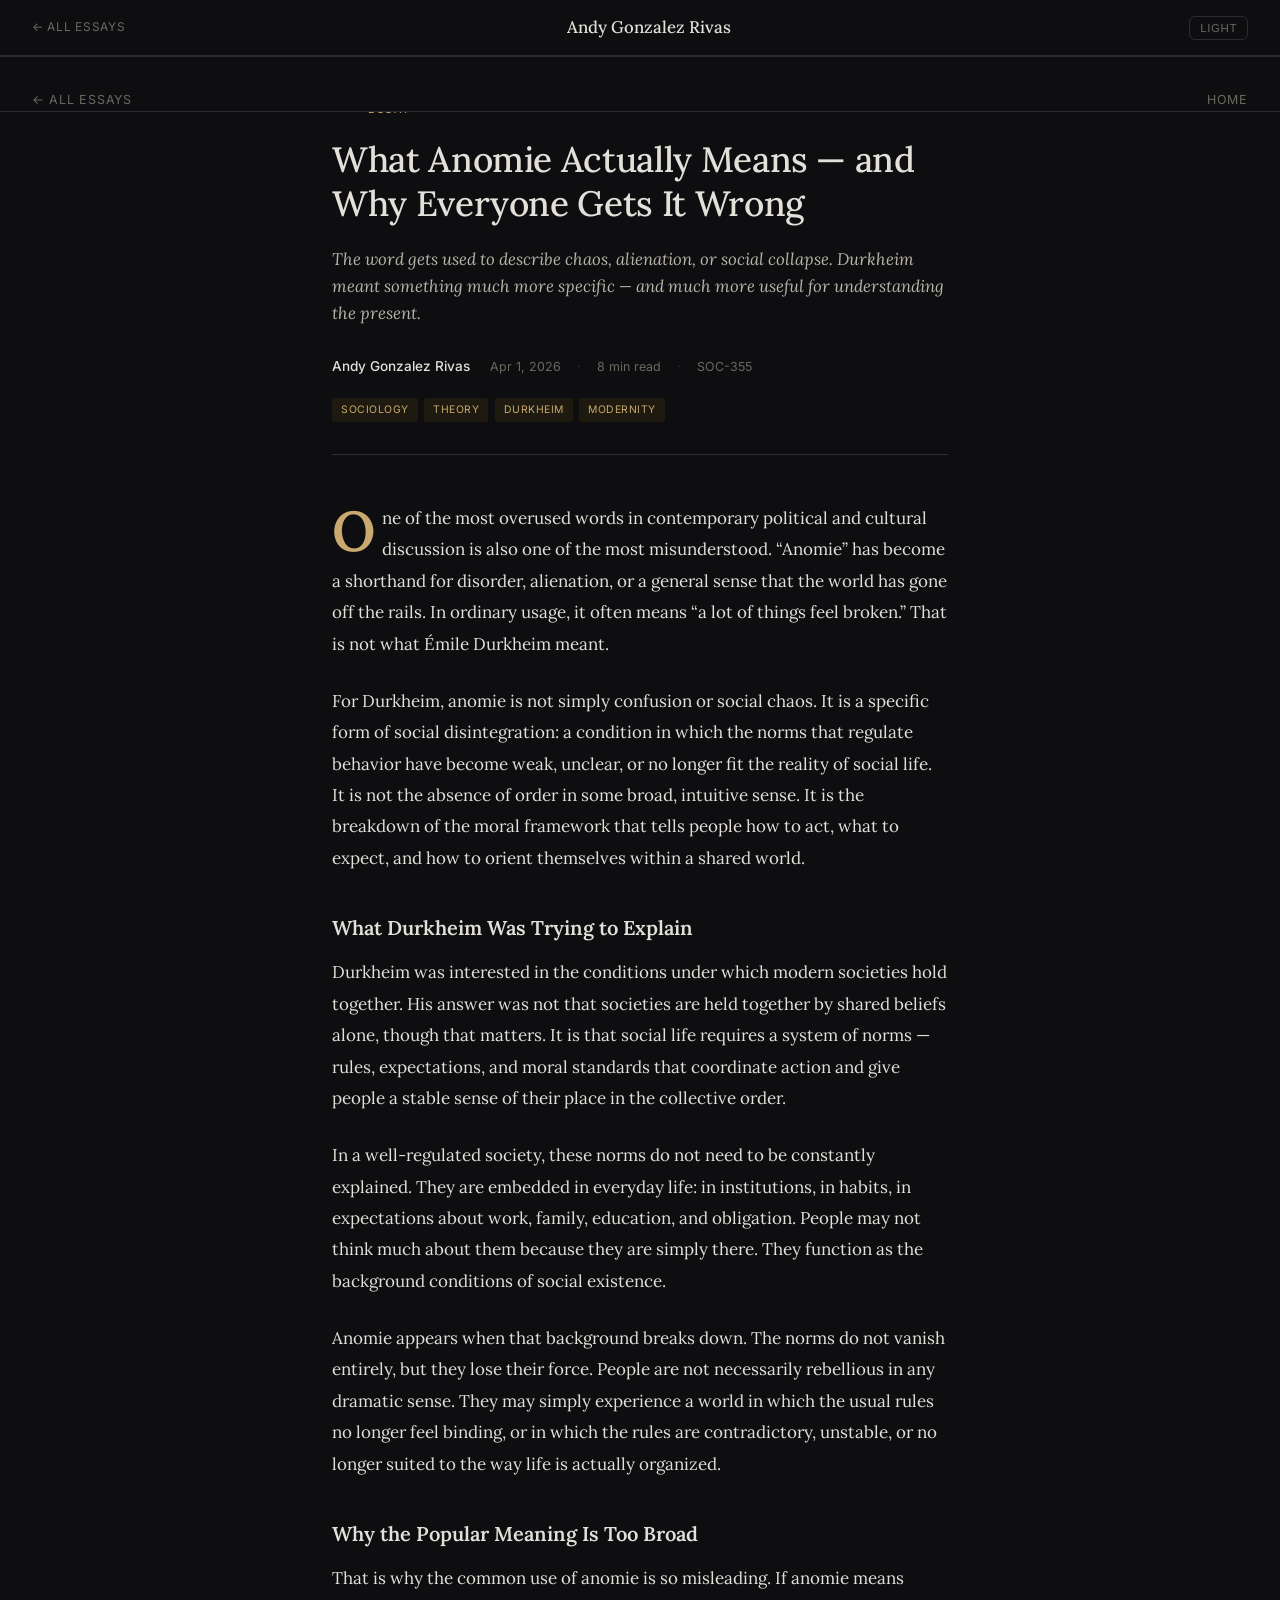
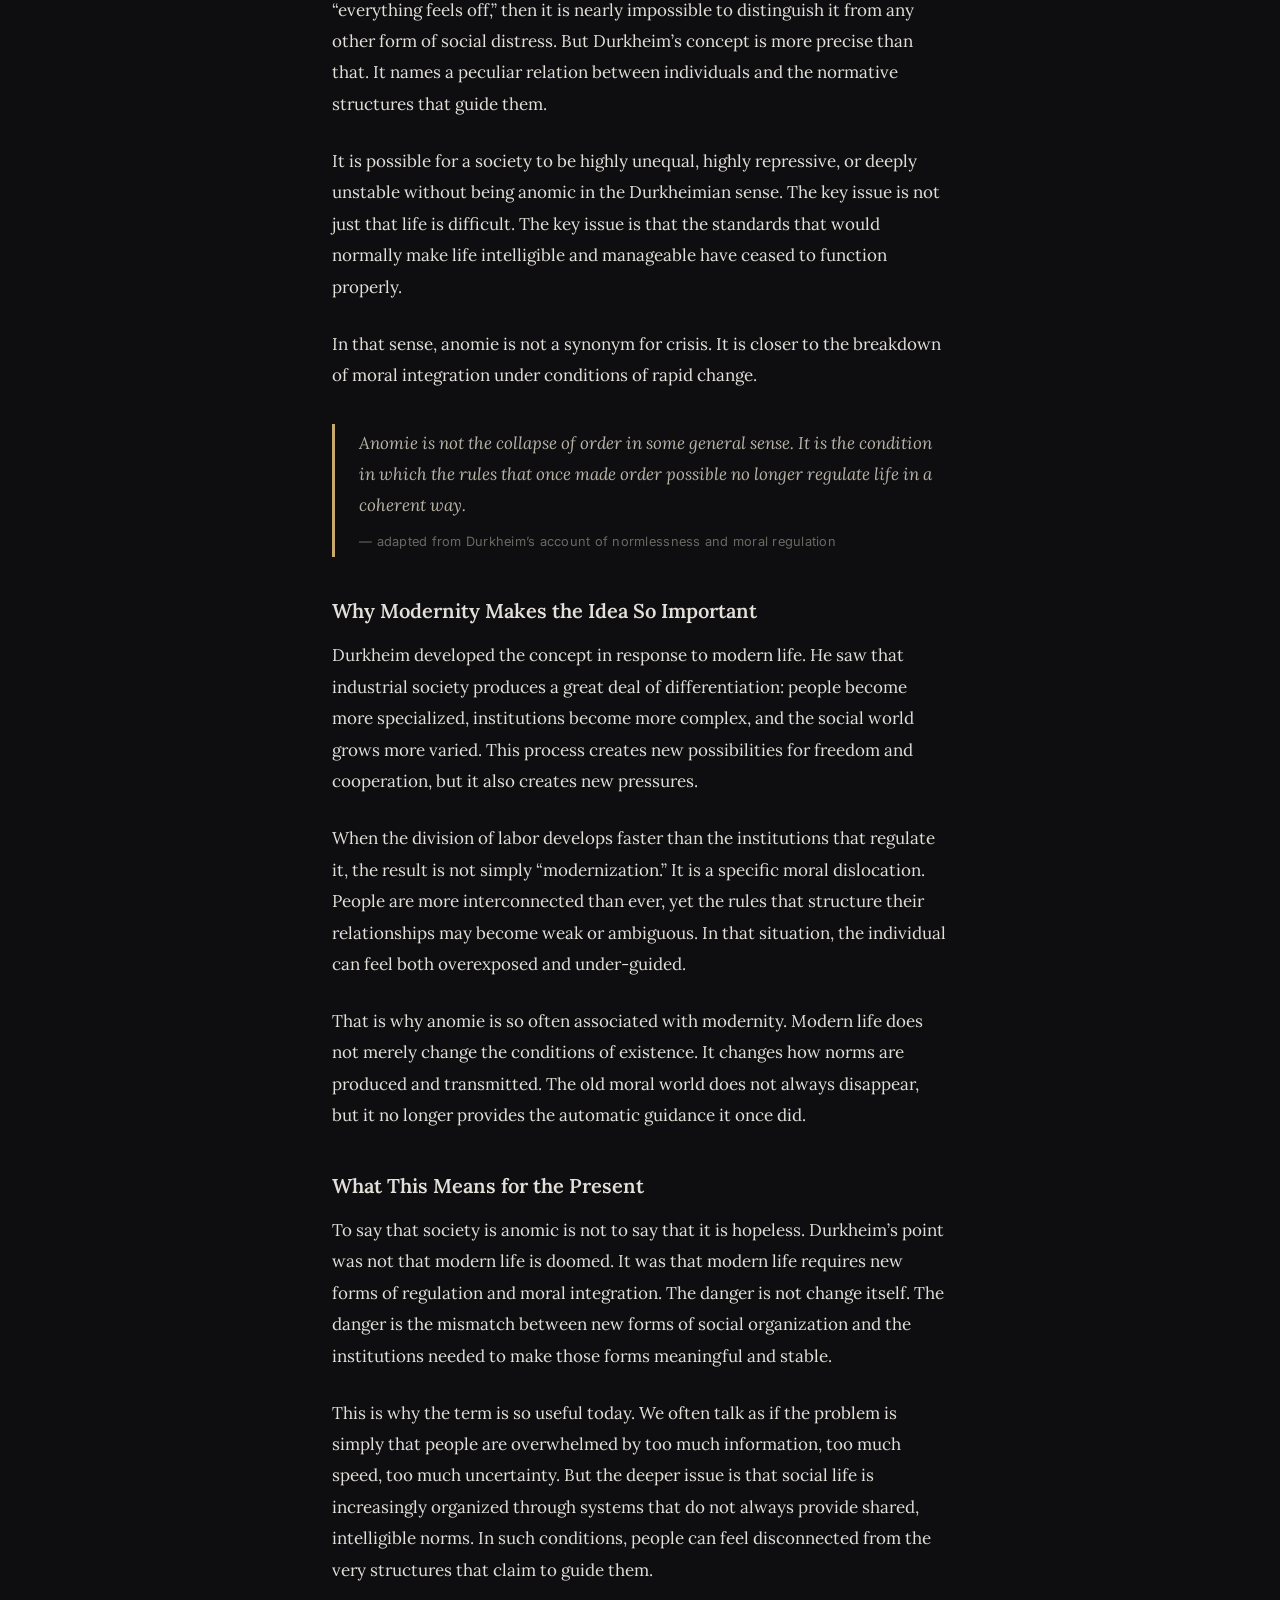
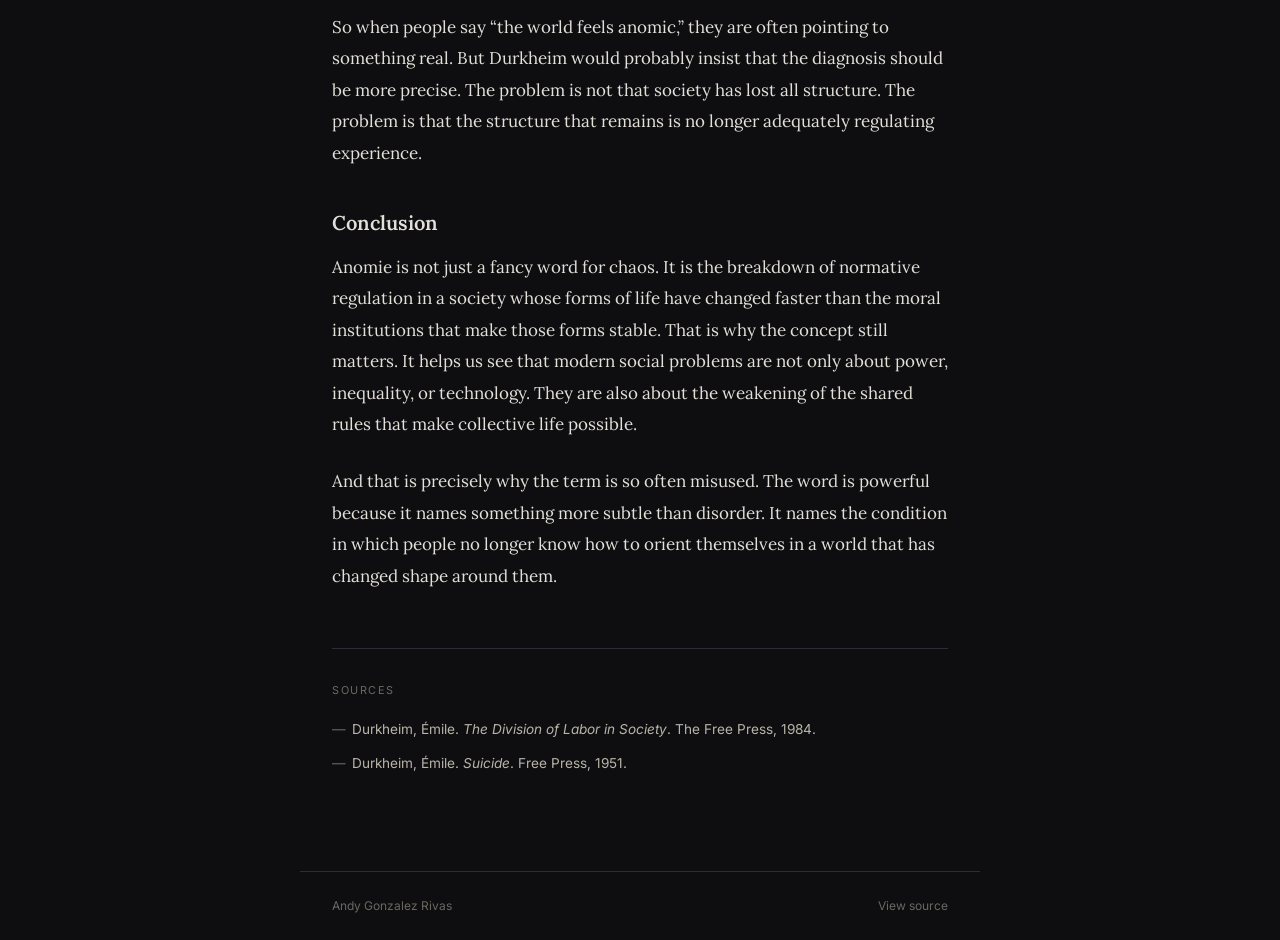
<file: posts/what-anomie-actually-means.html>
<!DOCTYPE html>
<html lang="en" data-theme="dark">
<head>
  <meta charset="UTF-8" />
  <meta name="viewport" content="width=device-width, initial-scale=1.0" />
  <title>What Anomie Actually Means — and Why Everyone Gets It Wrong — Andy Gonzalez Rivas</title>
  <meta name="description" content="Durkheim's concept of anomie is often reduced to chaos or alienation, but it refers to a more specific breakdown of social regulation." />
  <meta name="author" content="Andy Gonzalez Rivas" />
  <link rel="canonical" href="https://andyglzrivas.github.io/posts/what-anomie-actually-means.html" />

  <meta property="og:type" content="article" />
  <meta property="og:url" content="https://andyglzrivas.github.io/posts/what-anomie-actually-means.html" />
  <meta property="og:title" content="What Anomie Actually Means — and Why Everyone Gets It Wrong" />
  <meta property="og:description" content="Durkheim's concept of anomie is often reduced to chaos or alienation, but it refers to a more specific breakdown of social regulation." />
  <meta property="og:site_name" content="Andy Gonzalez Rivas" />
  <meta property="article:published_time" content="2026-04-01" />
  <meta property="article:author" content="Andy Gonzalez Rivas" />
  <meta property="article:tag" content="Sociology" />
  <meta property="article:tag" content="Theory" />
  <meta property="article:tag" content="Durkheim" />

  <meta name="twitter:card" content="summary" />
  <meta name="twitter:title" content="What Anomie Actually Means — and Why Everyone Gets It Wrong" />
  <meta name="twitter:description" content="Durkheim's concept of anomie is often reduced to chaos or alienation, but it refers to a more specific breakdown of social regulation." />
  <link rel="preconnect" href="https://fonts.googleapis.com" />
  <link href="https://fonts.googleapis.com/css2?family=Lora:ital,wght@0,400;0,500;0,600;1,400;1,500&family=Inter:wght@300;400;500;600&display=swap" rel="stylesheet" />
  <link rel="stylesheet" href="../style.css" />
</head>
<body>

<nav class="site-nav">
  <a href="../index.html#essays" class="nav-back">← All essays</a>
  <div class="nav-logo"><a href="../index.html">Andy Gonzalez Rivas</a></div>
  <button class="theme-toggle" onclick="toggleTheme()">Light</button>
</nav>

<div class="article-wrapper">
  <header class="article-header">
    <div class="article-kicker">Essay</div>
    <h1 class="article-title">What Anomie Actually Means — and Why Everyone Gets It Wrong</h1>
    <p class="article-subtitle">The word gets used to describe chaos, alienation, or social collapse. Durkheim meant something much more specific — and much more useful for understanding the present.</p>
    <div class="article-byline">
      <span class="byline-author">Andy Gonzalez Rivas</span>
      <div class="byline-meta">
        <span>Apr 1, 2026</span>
        <span class="dot">·</span>
        <span>8 min read</span>
        <span class="dot">·</span>
        <span>SOC-355</span>
      </div>
    </div>
    <div class="article-tags">
      <span class="tag">Sociology</span>
      <span class="tag">Theory</span>
      <span class="tag">Durkheim</span>
      <span class="tag">Modernity</span>
    </div>
  </header>

  <article class="article-body">
    <p>One of the most overused words in contemporary political and cultural discussion is also one of the most misunderstood. “Anomie” has become a shorthand for disorder, alienation, or a general sense that the world has gone off the rails. In ordinary usage, it often means “a lot of things feel broken.” That is not what Émile Durkheim meant.</p>

    <p>For Durkheim, anomie is not simply confusion or social chaos. It is a specific form of social disintegration: a condition in which the norms that regulate behavior have become weak, unclear, or no longer fit the reality of social life. It is not the absence of order in some broad, intuitive sense. It is the breakdown of the moral framework that tells people how to act, what to expect, and how to orient themselves within a shared world.</p>

    <h2>What Durkheim Was Trying to Explain</h2>

    <p>Durkheim was interested in the conditions under which modern societies hold together. His answer was not that societies are held together by shared beliefs alone, though that matters. It is that social life requires a system of norms — rules, expectations, and moral standards that coordinate action and give people a stable sense of their place in the collective order.</p>

    <p>In a well-regulated society, these norms do not need to be constantly explained. They are embedded in everyday life: in institutions, in habits, in expectations about work, family, education, and obligation. People may not think much about them because they are simply there. They function as the background conditions of social existence.</p>

    <p>Anomie appears when that background breaks down. The norms do not vanish entirely, but they lose their force. People are not necessarily rebellious in any dramatic sense. They may simply experience a world in which the usual rules no longer feel binding, or in which the rules are contradictory, unstable, or no longer suited to the way life is actually organized.</p>

    <h2>Why the Popular Meaning Is Too Broad</h2>

    <p>That is why the common use of anomie is so misleading. If anomie means “everything feels off,” then it is nearly impossible to distinguish it from any other form of social distress. But Durkheim’s concept is more precise than that. It names a peculiar relation between individuals and the normative structures that guide them.</p>

    <p>It is possible for a society to be highly unequal, highly repressive, or deeply unstable without being anomic in the Durkheimian sense. The key issue is not just that life is difficult. The key issue is that the standards that would normally make life intelligible and manageable have ceased to function properly.</p>

    <p>In that sense, anomie is not a synonym for crisis. It is closer to the breakdown of moral integration under conditions of rapid change.</p>

    <blockquote>
      Anomie is not the collapse of order in some general sense. It is the condition in which the rules that once made order possible no longer regulate life in a coherent way.
      <cite>— adapted from Durkheim’s account of normlessness and moral regulation</cite>
    </blockquote>

    <h2>Why Modernity Makes the Idea So Important</h2>

    <p>Durkheim developed the concept in response to modern life. He saw that industrial society produces a great deal of differentiation: people become more specialized, institutions become more complex, and the social world grows more varied. This process creates new possibilities for freedom and cooperation, but it also creates new pressures.</p>

    <p>When the division of labor develops faster than the institutions that regulate it, the result is not simply “modernization.” It is a specific moral dislocation. People are more interconnected than ever, yet the rules that structure their relationships may become weak or ambiguous. In that situation, the individual can feel both overexposed and under-guided.</p>

    <p>That is why anomie is so often associated with modernity. Modern life does not merely change the conditions of existence. It changes how norms are produced and transmitted. The old moral world does not always disappear, but it no longer provides the automatic guidance it once did.</p>

    <h2>What This Means for the Present</h2>

    <p>To say that society is anomic is not to say that it is hopeless. Durkheim’s point was not that modern life is doomed. It was that modern life requires new forms of regulation and moral integration. The danger is not change itself. The danger is the mismatch between new forms of social organization and the institutions needed to make those forms meaningful and stable.</p>

    <p>This is why the term is so useful today. We often talk as if the problem is simply that people are overwhelmed by too much information, too much speed, too much uncertainty. But the deeper issue is that social life is increasingly organized through systems that do not always provide shared, intelligible norms. In such conditions, people can feel disconnected from the very structures that claim to guide them.</p>

    <p>So when people say “the world feels anomic,” they are often pointing to something real. But Durkheim would probably insist that the diagnosis should be more precise. The problem is not that society has lost all structure. The problem is that the structure that remains is no longer adequately regulating experience.</p>

    <h2>Conclusion</h2>

    <p>Anomie is not just a fancy word for chaos. It is the breakdown of normative regulation in a society whose forms of life have changed faster than the moral institutions that make those forms stable. That is why the concept still matters. It helps us see that modern social problems are not only about power, inequality, or technology. They are also about the weakening of the shared rules that make collective life possible.</p>

    <p>And that is precisely why the term is so often misused. The word is powerful because it names something more subtle than disorder. It names the condition in which people no longer know how to orient themselves in a world that has changed shape around them.</p>
  </article>

  <section class="article-sources">
    <div class="sources-label">Sources</div>
    <ul class="sources-list">
      <li>Durkheim, Émile. <em>The Division of Labor in Society</em>. The Free Press, 1984.</li>
      <li>Durkheim, Émile. <em>Suicide</em>. Free Press, 1951.</li>
    </ul>
  </section>

  <nav class="post-nav">
    <a href="../index.html#essays">← All essays</a>
    <a href="../index.html">Home</a>
  </nav>
</div>

<footer>
  <span>Andy Gonzalez Rivas</span>
  <a href="https://github.com/andyglzrivas/andyglzrivas.github.io" target="_blank">View source</a>
</footer>

<script>
  function toggleTheme() {
    const root = document.documentElement;
    const next = root.getAttribute('data-theme') === 'dark' ? 'light' : 'dark';
    root.setAttribute('data-theme', next);
    document.querySelector('.theme-toggle').textContent = next === 'dark' ? 'Light' : 'Dark';
    localStorage.setItem('theme', next);
  }
  const saved = localStorage.getItem('theme');
  if (saved) {
    document.documentElement.setAttribute('data-theme', saved);
    document.querySelector('.theme-toggle').textContent = saved === 'dark' ? 'Light' : 'Dark';
  }
</script>
</body>
</html>
</file>
<file: style.css>
/* ============================================================
   Tokens
   ============================================================ */
:root[data-theme="dark"] {
  --bg: #0e0e11;
  --bg2: #16161b;
  --bg3: #1e1e25;
  --border: #2c2c38;
  --text: #e2e0d8;
  --text-secondary: #b8b5a8;
  --muted: #6b6860;
  --accent: #c9a96e;
  --accent2: #d4b483;
  --tag-bg: #1e1a10;
  --tag-text: #c9a96e;
}
:root[data-theme="light"] {
  --bg: #f7f5f0;
  --bg2: #ffffff;
  --bg3: #eeebe4;
  --border: #dedad0;
  --text: #1a1814;
  --text-secondary: #4a4640;
  --muted: #9a9488;
  --accent: #8b6914;
  --accent2: #a07c1e;
  --tag-bg: #f0e8d4;
  --tag-text: #8b6914;
}

/* ============================================================
   Reset & base
   ============================================================ */
*, *::before, *::after { box-sizing: border-box; margin: 0; padding: 0; }
html { scroll-behavior: smooth; }

body {
  background: var(--bg);
  color: var(--text);
  font-family: 'Inter', sans-serif;
  font-size: 15px;
  line-height: 1.7;
  transition: background 0.3s, color 0.3s;
}

a { color: var(--accent); text-decoration: none; }
a:hover { text-decoration: underline; }

/* ============================================================
   Nav
   ============================================================ */
nav {
  position: fixed; top: 0; left: 0; right: 0; z-index: 100;
  display: flex; align-items: center; justify-content: space-between;
  padding: 0 2rem;
  height: 56px;
  background: var(--bg);
  border-bottom: 1px solid var(--border);
}
.nav-logo {
  font-family: 'Lora', serif;
  font-size: 1.05rem;
  font-weight: 500;
  color: var(--text);
  white-space: nowrap;
  overflow: hidden;
  text-overflow: ellipsis;
  min-width: 0;
  flex-shrink: 1;
  margin-right: 1rem;
}
.nav-logo a { color: inherit; }
.nav-logo a:hover { text-decoration: none; opacity: 0.75; }

.nav-links {
  display: flex; align-items: center; gap: 1.75rem;
  flex-shrink: 0;
}
.nav-links a,
.nav-back {
  font-size: 0.75rem;
  letter-spacing: 0.06em;
  text-transform: uppercase;
  color: var(--muted);
  transition: color 0.2s;
  white-space: nowrap;
}
.nav-links a:hover,
.nav-back:hover { color: var(--accent); text-decoration: none; }

.nav-right { display: flex; align-items: center; gap: 1.25rem; flex-shrink: 0; }

.theme-toggle {
  background: none;
  border: 1px solid var(--border);
  color: var(--muted);
  border-radius: 6px;
  padding: 5px 10px;
  cursor: pointer;
  font-size: 0.72rem;
  letter-spacing: 0.05em;
  text-transform: uppercase;
  transition: all 0.2s;
}
.theme-toggle:hover { color: var(--text); border-color: var(--accent); }

/* ============================================================
   Shared primitives
   ============================================================ */
.tag {
  font-size: 0.65rem;
  background: var(--tag-bg);
  color: var(--tag-text);
  padding: 3px 9px;
  border-radius: 3px;
  letter-spacing: 0.05em;
  text-transform: uppercase;
}

.section-label,
.article-kicker-plain {
  font-size: 0.68rem;
  letter-spacing: 0.14em;
  text-transform: uppercase;
  color: var(--muted);
  margin-bottom: 2.5rem;
}

.btn {
  display: inline-flex; align-items: center; gap: 0.4rem;
  padding: 0.55rem 1.2rem;
  border-radius: 6px;
  font-size: 0.8rem;
  font-weight: 500;
  letter-spacing: 0.04em;
  cursor: pointer;
  transition: all 0.2s;
  border: none;
  text-transform: uppercase;
}
.btn-primary { background: var(--accent); color: var(--bg); }
.btn-primary:hover { opacity: 0.88; text-decoration: none; color: var(--bg); }
.btn-ghost { background: transparent; color: var(--muted); border: 1px solid var(--border); }
.btn-ghost:hover { color: var(--text); border-color: var(--accent); text-decoration: none; }

.rule hr { border: none; border-top: 1px solid var(--border); }

/* ============================================================
   Footer
   ============================================================ */
footer {
  border-top: 1px solid var(--border);
  padding: 1.5rem 2rem;
  max-width: 680px;
  margin: 0 auto;
  display: flex;
  justify-content: space-between;
  font-size: 0.75rem;
  color: var(--muted);
}
footer a { color: var(--muted); }
footer a:hover { color: var(--accent); text-decoration: none; }

/* ============================================================
   Index — Hero
   ============================================================ */
.hero {
  max-width: 680px;
  margin: 0 auto;
  padding: 130px 2rem 70px;
}
.hero-kicker {
  font-size: 0.72rem;
  letter-spacing: 0.14em;
  text-transform: uppercase;
  color: var(--accent);
  margin-bottom: 1.5rem;
}
.hero h1 {
  font-family: 'Lora', serif;
  font-size: clamp(2rem, 4.5vw, 3rem);
  font-weight: 500;
  line-height: 1.2;
  letter-spacing: -0.01em;
  margin-bottom: 1.25rem;
  color: var(--text);
}
.hero h1 em { font-style: italic; color: var(--accent2); }
.hero-bio {
  font-size: 1rem;
  color: var(--text-secondary);
  line-height: 1.75;
  max-width: 520px;
  margin-bottom: 2rem;
}
.hero-actions { display: flex; gap: 0.75rem; flex-wrap: wrap; }

/* ============================================================
   Index — Posts
   ============================================================ */
.posts-section {
  max-width: 680px;
  margin: 0 auto;
  padding: 3.5rem 2rem 5rem;
}

.featured-post {
  border: 1px solid var(--border);
  border-radius: 10px;
  background: var(--bg2);
  padding: 2rem 2rem 1.75rem;
  margin-bottom: 0.5rem;
  position: relative;
  overflow: hidden;
  cursor: pointer;
  transition: border-color 0.2s;
}
.featured-post::after {
  content: '';
  position: absolute;
  left: 0; top: 0; bottom: 0;
  width: 3px;
  background: var(--accent);
  border-radius: 2px 0 0 2px;
}
.featured-post:hover { border-color: var(--accent); }
.featured-kicker {
  font-size: 0.65rem;
  letter-spacing: 0.12em;
  text-transform: uppercase;
  color: var(--accent);
  margin-bottom: 0.75rem;
}
.featured-post .post-title {
  font-family: 'Lora', serif;
  font-size: 1.35rem;
  font-weight: 500;
  line-height: 1.35;
  color: var(--text);
  margin-bottom: 0.6rem;
}
.featured-post:hover .post-title { color: var(--accent2); }

.post-list { display: flex; flex-direction: column; }
.post-item {
  padding: 1.75rem 0;
  border-bottom: 1px solid var(--border);
  cursor: pointer;
}
.post-item:last-child { border-bottom: none; }
.post-item .post-title {
  font-family: 'Lora', serif;
  font-size: 1.05rem;
  font-weight: 500;
  color: var(--text);
  line-height: 1.4;
  margin-bottom: 0.45rem;
  transition: color 0.2s;
}
.post-item:hover .post-title { color: var(--accent); }

.post-excerpt {
  font-size: 0.9rem;
  color: var(--text-secondary);
  line-height: 1.65;
  margin-bottom: 1rem;
}
.post-meta {
  display: flex;
  align-items: center;
  gap: 1rem;
  flex-wrap: wrap;
}
.post-date { font-size: 0.72rem; color: var(--muted); letter-spacing: 0.04em; }
.post-read-time { font-size: 0.72rem; color: var(--muted); }
.post-tags { display: flex; gap: 0.4rem; flex-wrap: wrap; }

/* ============================================================
   Index — About
   ============================================================ */
.about-section {
  max-width: 680px;
  margin: 0 auto;
  padding: 0 2rem 6rem;
}
.about-card {
  background: var(--bg2);
  border: 1px solid var(--border);
  border-radius: 10px;
  padding: 2rem;
}
.about-card h3 {
  font-family: 'Lora', serif;
  font-size: 1rem;
  font-weight: 500;
  margin-bottom: 0.75rem;
}
.about-card p {
  font-size: 0.9rem;
  color: var(--text-secondary);
  line-height: 1.75;
  margin-bottom: 1rem;
}
.about-links { display: flex; gap: 1rem; flex-wrap: wrap; }
.about-links a {
  font-size: 0.75rem;
  letter-spacing: 0.06em;
  text-transform: uppercase;
  color: var(--muted);
  transition: color 0.2s;
}
.about-links a:hover { color: var(--accent); text-decoration: none; }

/* ============================================================
   Post page — Article
   ============================================================ */
.article-wrapper {
  max-width: 680px;
  margin: 0 auto;
  padding: 100px 2rem 6rem;
}

.article-header {
  margin-bottom: 3rem;
  padding-bottom: 2rem;
  border-bottom: 1px solid var(--border);
}
.article-kicker {
  font-size: 0.68rem;
  letter-spacing: 0.14em;
  text-transform: uppercase;
  color: var(--accent);
  margin-bottom: 1.25rem;
  display: flex;
  align-items: center;
  gap: 0.75rem;
}
.article-kicker::before {
  content: '';
  display: inline-block;
  width: 24px;
  height: 1px;
  background: var(--accent);
}
.article-title {
  font-family: 'Lora', serif;
  font-size: clamp(1.6rem, 4vw, 2.2rem);
  font-weight: 500;
  line-height: 1.25;
  letter-spacing: -0.01em;
  color: var(--text);
  margin-bottom: 1.25rem;
}
.article-subtitle {
  font-family: 'Lora', serif;
  font-size: 1.05rem;
  font-style: italic;
  color: var(--text-secondary);
  line-height: 1.6;
  margin-bottom: 1.75rem;
}
.article-byline {
  display: flex;
  align-items: center;
  gap: 1.25rem;
  flex-wrap: wrap;
}
.byline-author { font-size: 0.85rem; font-weight: 500; color: var(--text); }
.byline-meta { display: flex; gap: 1rem; align-items: center; }
.byline-meta span { font-size: 0.78rem; color: var(--muted); }
.byline-meta .dot { opacity: 0.4; }
.article-tags { display: flex; gap: 0.4rem; flex-wrap: wrap; margin-top: 1.25rem; }

.article-body {
  font-family: 'Lora', serif;
  font-size: 1.0625rem;
  line-height: 1.85;
  color: var(--text);
}
.article-body p { margin-bottom: 1.6rem; }
.article-body p:first-child::first-letter {
  font-size: 3.5rem;
  font-weight: 600;
  line-height: 0.85;
  float: left;
  margin-right: 0.1em;
  margin-top: 0.08em;
  color: var(--accent);
  font-family: 'Lora', serif;
}
.article-body h2 {
  font-family: 'Lora', serif;
  font-size: 1.25rem;
  font-weight: 600;
  color: var(--text);
  margin: 2.5rem 0 1rem;
  line-height: 1.35;
}
.article-body blockquote {
  border-left: 3px solid var(--accent);
  margin: 2rem 0;
  padding: 0.25rem 0 0.25rem 1.5rem;
  font-style: italic;
  color: var(--text-secondary);
}
.article-body cite {
  display: block;
  font-style: normal;
  font-size: 0.8rem;
  color: var(--muted);
  margin-top: 0.5rem;
  font-family: 'Inter', sans-serif;
  letter-spacing: 0.02em;
}

.article-sources {
  margin-top: 3.5rem;
  padding-top: 2rem;
  border-top: 1px solid var(--border);
}
.sources-label {
  font-family: 'Inter', sans-serif;
  font-size: 0.68rem;
  letter-spacing: 0.14em;
  text-transform: uppercase;
  color: var(--muted);
  margin-bottom: 1.25rem;
}
.sources-list { list-style: none; display: flex; flex-direction: column; gap: 0.75rem; }
.sources-list li {
  font-family: 'Inter', sans-serif;
  font-size: 0.85rem;
  color: var(--text-secondary);
  line-height: 1.6;
  padding-left: 1.25rem;
  position: relative;
}
.sources-list li::before { content: '—'; position: absolute; left: 0; color: var(--muted); }
.sources-list a { color: var(--accent); word-break: break-all; }

.post-nav {
  margin-top: 3.5rem;
  padding-top: 2rem;
  border-top: 1px solid var(--border);
  display: flex;
  justify-content: space-between;
  align-items: center;
}
.post-nav a {
  font-size: 0.78rem;
  letter-spacing: 0.06em;
  text-transform: uppercase;
  color: var(--muted);
  transition: color 0.2s;
}
.post-nav a:hover { color: var(--accent); text-decoration: none; }

/* ============================================================
   Responsive
   ============================================================ */
@media (max-width: 560px) {
  nav { padding: 0 1.25rem; gap: 0.5rem; }
  /* Truncate long logo name on small screens */
  .nav-logo { font-size: 0.9rem; }
  /* Hide secondary nav links on mobile to avoid overflow */
  [data-hide-sm] { display: none; }
  .nav-links { gap: 1rem; }
  .hero, .posts-section, .about-section, .rule, .article-wrapper { padding-left: 1.25rem; padding-right: 1.25rem; }
  .article-body p:first-child::first-letter { font-size: 2.8rem; }
  footer { flex-direction: column; gap: 0.5rem; text-align: center; }
}
</file>
